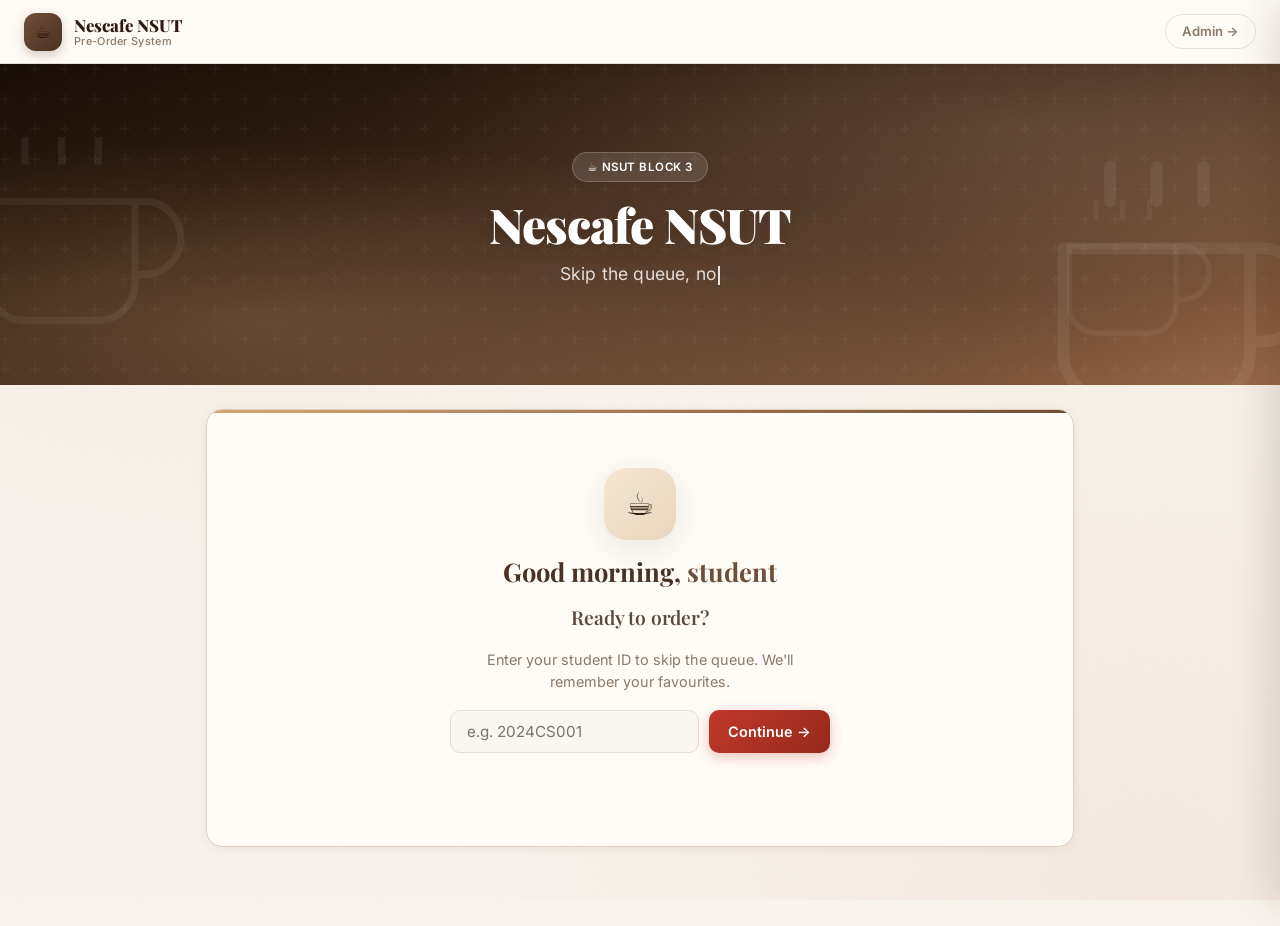
<file: static/index.html>
<!DOCTYPE html>
<html lang="en">
<head>
  <meta charset="UTF-8"/>
  <meta name="viewport" content="width=device-width, initial-scale=1.0"/>
  <title>NSUT Nescafe — Pre-Order</title>
  <link rel="stylesheet" href="/static/style.css"/>
</head>
<body>

<!-- ── Header ── -->
<header class="header">
  <div class="header-brand">
    <div class="logo">☕</div>
    <div class="brand-text">
      <div class="brand-name">Nescafe NSUT</div>
      <div class="brand-sub">Pre-Order System</div>
    </div>
  </div>
  <a href="/admin" class="nav-link">Admin →</a>
</header>

<!-- ── Hero ── -->
<section class="hero" id="heroSection">
  <div class="hero-deco hero-deco-left"></div>
  <div class="hero-deco hero-deco-right"></div>
  <div class="hero-content">
    <div class="hero-badge">☕ NSUT Block 3</div>
    <h1 class="hero-title">Nescafe NSUT</h1>
    <p class="hero-tagline"><span id="typewriterText"></span><span class="type-caret"></span></p>
  </div>
</section>

<!-- ════════════════════════════════════════════════════
     SCREEN 1 — Student ID gate
════════════════════════════════════════════════════ -->
<div id="screen-gate" class="page">
  <div class="card gate-card">
    <div class="id-gate">
      <div class="gate-icon">☕</div>
      <div class="gate-greeting" id="timeGreeting">Good morning</div>
      <h2>Ready to order?</h2>
      <p>Enter your student ID to skip the queue. We'll remember your favourites.</p>
      <div class="id-input-row">
        <input id="gateInput" type="text" placeholder="e.g. 2024CS001" maxlength="20" onkeydown="if(event.key==='Enter')startSession()"/>
        <button class="btn btn-primary" onclick="startSession()">Continue →</button>
      </div>
      <p class="error-msg" id="gateError"></p>
    </div>
  </div>
</div>

<!-- ════════════════════════════════════════════════════
     SCREEN 2 — Menu + Cart + Slot
════════════════════════════════════════════════════ -->
<div id="screen-order" class="page hidden">

  <div class="greeting-bar animate-in">
    <div>
      <div class="greeting-label">Ordering as</div>
      <div class="greeting-name" id="greetingName">—</div>
    </div>
    <button class="btn btn-ghost btn-sm" onclick="switchUser()">Change ID</button>
  </div>

  <div id="reorderSection" class="section hidden animate-in animate-in-delay-1">
    <div class="section-header">
      <div class="section-title">Order Again</div>
    </div>
    <div class="reorder-list" id="reorderList"></div>
  </div>

  <div class="section animate-in animate-in-delay-2">
    <div class="section-header">
      <div class="section-title">Menu</div>
    </div>
    <div class="tabs" id="categoryTabs"></div>
    <div class="menu-grid" id="menuGrid" style="margin-top:0.9rem"></div>
  </div>

  <div id="checkoutSection" class="section hidden">
    <div class="card animate-in">
      <div class="card-title">Your Cart</div>
      <div id="cartReview"></div>
      <div class="cart-total-row">
        <span class="cart-total-amount" id="cartTotal">₹0</span>
        <button class="btn btn-ghost btn-sm" onclick="clearCart()">Clear cart</button>
      </div>
    </div>

    <div class="card animate-in animate-in-delay-1">
      <div class="card-title">Your Name</div>
      <input id="studentName" type="text" placeholder="Full name (for pickup announcement)"/>
    </div>

    <div class="card animate-in animate-in-delay-2">
      <div class="card-title">Pick a Slot</div>
      <div class="slot-grid" id="slotPicker"></div>
    </div>

    <button class="btn btn-primary btn-full animate-in animate-in-delay-3" style="font-size:1rem;padding:0.95rem" onclick="placeOrder()">
      Place Order →
    </button>
    <p class="error-msg hidden" id="orderError"></p>
  </div>

</div>

<!-- ════════════════════════════════════════════════════
     SCREEN 3 — Confirmation + Live Tracker
════════════════════════════════════════════════════ -->
<div id="screen-confirm" class="page hidden">
  <div class="card animate-in">
    <div class="confirm-screen">
      <div class="checkmark-wrap">
        <div class="checkmark-circle">
          <div class="checkmark-icon"></div>
        </div>
      </div>
      <h2 id="confirmTitle">Order Confirmed!</h2>
      <p id="confirmSubtitle" style="color:var(--muted);font-size:0.9rem">Your order has been received. Watch it come to life below.</p>

      <div class="confirm-details" id="confirmDetails"></div>

      <div style="width:100%;max-width:400px;margin-top:1rem">
        <div class="card-title" style="text-align:left">Live Status</div>
        <div class="tracker" id="orderTracker">
          <div class="tracker-step" id="ts-pending">
            <div class="tracker-dot">
              <svg viewBox="0 0 24 24"><circle cx="12" cy="12" r="10"/><polyline points="12 6 12 12 16 14"/></svg>
            </div>
            <div class="tracker-label">Pending</div>
          </div>
          <div class="tracker-line" id="tl-1"></div>
          <div class="tracker-step" id="ts-preparing">
            <div class="tracker-dot">
              <svg viewBox="0 0 24 24"><path d="M6 2L3 6v14a2 2 0 0 0 2 2h14a2 2 0 0 0 2-2V6l-3-4z"/><line x1="3" y1="6" x2="21" y2="6"/></svg>
            </div>
            <div class="tracker-label">Being Prepared</div>
          </div>
          <div class="tracker-line" id="tl-2"></div>
          <div class="tracker-step" id="ts-ready">
            <div class="tracker-dot">
              <svg viewBox="0 0 24 24"><path d="M18 8A6 6 0 0 0 6 8c0 7-3 9-3 9h18s-3-2-3-9"/><path d="M13.73 21a2 2 0 0 1-3.46 0"/></svg>
            </div>
            <div class="tracker-label">Ready for Pickup</div>
          </div>
        </div>
      </div>

      <button class="btn btn-outline mt-2" onclick="newOrder()">Order Again</button>
    </div>
  </div>
</div>

<!-- ── Cart trigger + panel ── -->
<div class="cart-trigger hidden" id="cartTrigger" onclick="openCartPanel()">
  <span class="cart-trigger-icon">🛒</span>
  <span class="cart-trigger-badge" id="cartTriggerBadge">0</span>
  <span class="cart-trigger-total" id="cartTriggerTotal">₹0</span>
</div>

<div class="cart-panel-backdrop" id="cartBackdrop" onclick="closeCartPanel()"></div>
<aside class="cart-panel" id="cartPanel">
  <div class="cart-panel-header">
    <div>
      <div class="cart-panel-title">Your Cart</div>
      <div class="cart-panel-count" id="cartPanelCount">0 items</div>
    </div>
    <button class="btn btn-ghost btn-sm" onclick="closeCartPanel()">✕</button>
  </div>
  <div class="cart-panel-body" id="cartPanelBody"></div>
  <div class="cart-panel-footer">
    <div class="cart-panel-total-row">
      <span class="cart-panel-total-label">Total</span>
      <span class="cart-panel-total" id="cartPanelTotal">₹0</span>
    </div>
    <button class="btn btn-primary btn-full" onclick="closeCartPanel();scrollToCheckout()">Checkout →</button>
  </div>
</aside>

<canvas id="confettiCanvas"></canvas>

<script>
// ═══════════════════════════════════════════
// State
// ═══════════════════════════════════════════
let studentId   = "";
let studentName = "";
let menu        = [];
let cart        = {};
let selectedSlotId = null;
let recommendedSlotId = null;
let trackerInterval = null;
let currentOrderId  = null;

const CATEGORIES = ["Maggi","Pasta","Sandwiches","Hot Drinks","Ice Teas","Bakery"];
const TAGLINE = "Skip the queue, not the coffee";

// ═══════════════════════════════════════════
// Init — typewriter + time greeting
// ═══════════════════════════════════════════
document.addEventListener("DOMContentLoaded", () => {
  setTimeGreeting();
  typewriter(TAGLINE, document.getElementById("typewriterText"), 55);
});

function setTimeGreeting() {
  const h = new Date().getHours();
  let greet = "Good evening";
  if (h < 12) greet = "Good morning";
  else if (h < 17) greet = "Good afternoon";
  document.getElementById("timeGreeting").innerHTML = `${greet}, <span>student</span>`;
}

function typewriter(text, el, speed) {
  let i = 0;
  el.textContent = "";
  function tick() {
    if (i <= text.length) {
      el.textContent = text.slice(0, i);
      i++;
      setTimeout(tick, speed);
    }
  }
  setTimeout(tick, 600);
}

// ═══════════════════════════════════════════
// Page transitions
// ═══════════════════════════════════════════
function transitionTo(hideId, showId, cb) {
  const from = document.getElementById(hideId);
  const to   = document.getElementById(showId);
  if (from && !from.classList.contains("hidden")) {
    from.classList.add("page-exit");
    setTimeout(() => {
      from.classList.add("hidden");
      from.classList.remove("page-exit");
      to.classList.remove("hidden");
      to.style.animation = "none";
      to.offsetHeight;
      to.style.animation = "";
      if (cb) cb();
    }, 250);
  } else {
    if (from) from.classList.add("hidden");
    to.classList.remove("hidden");
    if (cb) cb();
  }
}

// ═══════════════════════════════════════════
// Gate
// ═══════════════════════════════════════════
async function startSession() {
  const val = document.getElementById("gateInput").value.trim();
  if (!val || !/^[a-zA-Z0-9]+$/.test(val)) {
    document.getElementById("gateError").textContent = "Student ID must be alphanumeric.";
    return;
  }
  studentId = val;

  // Check for an order that's still in progress (not yet collected)
  let active = null;
  try {
    const hist = (await (await fetch(`/student/${studentId}/history`)).json()).history || [];
    active = hist.find(o => o.order_id && o.status && o.status !== "Collected");
  } catch (_) {}

  transitionTo("screen-gate", active ? "screen-confirm" : "screen-order", () => {
    document.getElementById("greetingName").textContent = studentId;
    document.getElementById("heroSection").classList.add("hero-compact");
    // Prepare the order screen in the background (for "Order Again" / placing a new one)
    loadMenu();
    loadHistory();
    loadSlotPicker();

    if (active) {
      studentName = active.student_name;
      closeCartPanel();
      fillConfirm(active, { confetti: false, isNew: false });
    }
  });
}

function switchUser() {
  studentId = ""; cart = {}; selectedSlotId = null;
  closeCartPanel();
  transitionTo("screen-order", "screen-gate", () => {
    document.getElementById("gateInput").value = "";
    document.getElementById("heroSection").classList.remove("hero-compact");
    refreshCartUI();
    typewriter(TAGLINE, document.getElementById("typewriterText"), 45);
  });
  hide("screen-confirm");
}

// ═══════════════════════════════════════════
// Menu
// ═══════════════════════════════════════════
function catClass(cat) {
  return {
    Maggi: "cat-maggi", Pasta: "cat-pasta", Sandwiches: "cat-sandwiches",
    "Hot Drinks": "cat-hot-drinks", "Ice Teas": "cat-ice-teas", Bakery: "cat-bakery"
  }[cat] || "";
}

async function loadMenu() {
  const res  = await fetch("/menu");
  const data = await res.json();
  menu = data.menu.filter(i => i.available);
  renderCategoryTabs();
  renderMenuCategory(CATEGORIES[0]);
}

function renderCategoryTabs() {
  const tabs = document.getElementById("categoryTabs");
  tabs.innerHTML = CATEGORIES.map((cat, i) =>
    `<div class="tab ${i===0?'active':''}" onclick="selectTab(this,'${cat}')">${catIcon(cat)} ${cat}</div>`
  ).join("");
}

function selectTab(el, cat) {
  document.querySelectorAll(".tab").forEach(t => t.classList.remove("active"));
  el.classList.add("active");
  renderMenuCategory(cat);
}

// Short editorial-style descriptions for an authentic menu feel
const DESCRIPTIONS = {
  "Maggi Classic": "The original 2-minute comfort, simmered just right",
  "Cheese Maggi": "Classic Maggi folded through molten cheese",
  "Oregano Maggi": "Herb-dusted with a Mediterranean lift",
  "Masala Maggi": "Spiced up with our house masala blend",
  "Double Masala Maggi": "For those who like it bold and fiery",
  "Arrabiata Pasta": "Penne in a fiery tomato-garlic sauce",
  "White Sauce Pasta": "Creamy béchamel with a hint of pepper",
  "Pesto Pasta": "Fresh basil pesto, nutty and bright",
  "Mac and Cheese": "Three-cheese baked indulgence",
  "Veg Grilled Sandwich": "Garden vegetables, toasted golden",
  "Cheese Sandwich": "Gooey, griddled and gloriously simple",
  "Paneer Sandwich": "Spiced cottage cheese, grilled to order",
  "Club Sandwich": "Triple-decker, stacked tall",
  "Nescafe Classic": "The campus staple, hot and strong",
  "Cappuccino": "Espresso crowned with velvet foam",
  "Latte": "Smooth espresso, steamed milk, calm mornings",
  "Cold Coffee": "Iced, blended, lightly sweet",
  "Masala Chai": "Brewed with ginger, cardamom and time",
  "Ginger Chai": "Sharp, warming, monsoon-ready",
  "Green Tea": "Light, clean and quietly energising",
  "Lemon Ice Tea": "Citrus-bright and thirst-quenching",
  "Peach Ice Tea": "Soft summer peach over ice",
  "Mango Ice Tea": "Alphonso sweetness, chilled",
  "Passion Fruit Ice Tea": "Tangy, tropical, refreshing",
  "Chocolate Brownie": "Dense, fudgy, deeply chocolatey",
  "Cookies": "Crisp edges, chewy centre",
  "Croissant": "Buttery, flaky, French-style",
  "Vada Pav": "Mumbai's favourite in every bite",
  "Samosa": "Golden, spiced potato parcel",
  "Pastry": "A little slice of celebration",
  "Muffin": "Soft-baked and freshly risen",
  "Cake Slice": "Generous, moist and frosted",
};

function qtyControlHTML(itemId, qty) {
  return `
    ${qty > 0
      ? `<button class="qty-btn" onclick="changeQty('${itemId}',-1,event)">−</button>
         <span class="qty-count">${qty}</span>`
      : ''}
    <button class="qty-btn ${qty > 0 ? '' : 'qty-btn-add'}" onclick="changeQty('${itemId}',1,event)">+</button>`;
}

function renderMenuCategory(cat) {
  const items = menu.filter(i => i.category === cat);
  const grid  = document.getElementById("menuGrid");
  if (!items.length) { grid.innerHTML = `<p style="color:var(--muted);font-size:0.9rem">No items available right now.</p>`; return; }

  const rows = items.map((item, idx) => {
    const qty = cart[item.item_id]?.qty || 0;
    return `
    <div class="menu-item ${qty > 0 ? 'in-cart' : ''}" id="mi-${item.item_id}" style="animation-delay:${idx * 0.035}s">
      <div class="mi-head">
        <span class="menu-item-name">${item.name}</span>
        <span class="mi-leader"></span>
        <span class="menu-item-price">₹${item.price}</span>
      </div>
      <div class="mi-sub">
        <span class="mi-desc">${DESCRIPTIONS[item.name] || item.category}</span>
        <div class="qty-control">${qtyControlHTML(item.item_id, qty)}</div>
      </div>
    </div>`;
  }).join("");

  grid.innerHTML = `
    <div class="menu-cat-heading">${cat} <span class="menu-cat-count">${items.length} items</span></div>
    ${rows}`;
}

function changeQty(itemId, delta, evt) {
  const item = menu.find(i => i.item_id === itemId);
  if (!item) return;
  const current = cart[itemId]?.qty || 0;
  const next = current + delta;

  if (delta > 0 && evt) flyToCart(evt, item.category);

  if (next <= 0) delete cart[itemId];
  else cart[itemId] = { item, qty: next };

  refreshCartUI();

  const mi = document.getElementById(`mi-${itemId}`);
  if (mi) {
    const qty = cart[itemId]?.qty || 0;
    mi.classList.toggle("in-cart", qty > 0);
    mi.querySelector(".qty-control").innerHTML = qtyControlHTML(itemId, qty);
  }
}

function flyToCart(evt, category) {
  const btn = evt?.target?.closest(".qty-btn") || evt?.target;
  const card = btn?.closest(".menu-item");
  if (!card) return;

  const rect = card.getBoundingClientRect();
  const trigger = document.getElementById("cartTrigger");
  const tr = trigger.getBoundingClientRect();

  const fly = document.createElement("div");
  fly.className = "fly-item";
  fly.textContent = catIcon(category);
  fly.style.left = (rect.left + rect.width / 2 - 12) + "px";
  fly.style.top  = (rect.top + 40) + "px";

  const dx = tr.left - rect.left + 20;
  const dy = tr.top - rect.top;
  fly.style.setProperty("--fly-x", dx + "px");
  fly.style.setProperty("--fly-y", dy + "px");

  document.body.appendChild(fly);
  setTimeout(() => fly.remove(), 700);
}

// ═══════════════════════════════════════════
// Cart UI
// ═══════════════════════════════════════════
function refreshCartUI() {
  const keys = Object.keys(cart);
  const total = keys.reduce((s, k) => s + cart[k].item.price * cart[k].qty, 0);
  const totalQty = keys.reduce((s, k) => s + cart[k].qty, 0);

  if (keys.length > 0) {
    show("checkoutSection");
    document.getElementById("cartReview").innerHTML = keys.map((k, i) => `
      <div class="cart-line" style="animation-delay:${i * 0.05}s">
        <span>${cart[k].item.name} × ${cart[k].qty}</span>
        <span style="font-weight:700">₹${cart[k].item.price * cart[k].qty}</span>
      </div>`).join("");
    document.getElementById("cartTotal").textContent = `₹${total}`;
  } else {
    hide("checkoutSection");
  }

  const trigger = document.getElementById("cartTrigger");
  if (keys.length > 0) {
    trigger.classList.remove("hidden");
    document.getElementById("cartTriggerBadge").textContent = totalQty;
    document.getElementById("cartTriggerTotal").textContent = `₹${total}`;
    document.getElementById("cartPanelCount").textContent = `${totalQty} item${totalQty > 1 ? "s" : ""}`;
    document.getElementById("cartPanelTotal").textContent = `₹${total}`;
    renderCartPanel();
  } else {
    trigger.classList.add("hidden");
    closeCartPanel();
    document.getElementById("cartPanelBody").innerHTML = "";
  }
}

function renderCartPanel() {
  const keys = Object.keys(cart);
  document.getElementById("cartPanelBody").innerHTML = keys.map((k, i) => `
    <div class="cart-panel-item" style="animation-delay:${i * 0.06}s">
      <div class="cpi-info">
        <div class="cpi-name">${cart[k].item.name}</div>
        <div class="cpi-price">₹${cart[k].item.price} each</div>
      </div>
      <div class="cpi-qty">
        <button class="qty-btn" onclick="changeQty('${k}',-1,event)">−</button>
        <span class="qty-count">${cart[k].qty}</span>
        <button class="qty-btn" onclick="changeQty('${k}',1,event)">+</button>
      </div>
    </div>`).join("");
}

function openCartPanel() {
  document.getElementById("cartPanel").classList.add("open");
  document.getElementById("cartBackdrop").classList.add("open");
  renderCartPanel();
}

function closeCartPanel() {
  document.getElementById("cartPanel").classList.remove("open");
  document.getElementById("cartBackdrop").classList.remove("open");
}

function clearCart() {
  cart = {};
  refreshCartUI();
  const activeTab = document.querySelector(".tab.active");
  if (activeTab) renderMenuCategory(activeTab.textContent.replace(/^.\s/, "").trim());
}

function scrollToCheckout() {
  document.getElementById("checkoutSection")?.scrollIntoView({ behavior: "smooth" });
}

// ═══════════════════════════════════════════
// Order history
// ═══════════════════════════════════════════
async function loadHistory() {
  const res  = await fetch(`/student/${studentId}/history`);
  const data = await res.json();
  if (!data.history.length) return;
  show("reorderSection");
  document.getElementById("reorderList").innerHTML = data.history.map(o => `
    <div class="reorder-card" onclick="reorder(${JSON.stringify(o.items).replace(/"/g,"'")})">
      <div class="rc-items">${o.items.join(", ")}</div>
      <div class="rc-meta">${o.assigned_slot} · ₹${o.quantity * 45}</div>
      <div class="rc-tag">↩ Order again</div>
    </div>`).join("");
}

function reorder(items) {
  items.forEach(name => {
    const found = menu.find(i => i.name === name);
    if (found) cart[found.item_id] = { item: found, qty: 1 };
  });
  refreshCartUI();
  const firstTab = document.querySelector(".tab");
  if (firstTab) firstTab.click();
  scrollToCheckout();
}

// ═══════════════════════════════════════════
// Slot picker
// ═══════════════════════════════════════════
function slotStatusClass(pct) {
  if (pct >= 80) return "slot-status-red";
  if (pct >= 50) return "slot-status-yellow";
  return "slot-status-green";
}

function slotStatusLabel(pct) {
  if (pct >= 80) return "Almost full";
  if (pct >= 50) return "Filling up";
  return "Plenty of room";
}

async function loadSlotPicker() {
  const res  = await fetch("/slots/waittime");
  const data = await res.json();
  const available = data.slots.filter(s => !s.closed && s.booked < s.capacity);

  recommendedSlotId = available.length
    ? available.reduce((best, s) =>
        s.estimated_wait_mins < best.estimated_wait_mins ? s : best
      ).slot_id
    : null;

  if (!selectedSlotId && recommendedSlotId) selectedSlotId = recommendedSlotId;

  const picker = document.getElementById("slotPicker");
  picker.innerHTML = data.slots.map(s => {
    const pct  = Math.round((s.booked / s.capacity) * 100);
    const full  = s.booked >= s.capacity;
    const statusCls = slotStatusClass(pct);
    const isRec = s.slot_id === recommendedSlotId && !s.closed && !full;
    const cls   = [
      statusCls,
      s.closed ? "slot-closed" : full ? "slot-full" : "",
      selectedSlotId === s.slot_id ? "selected" : "",
      isRec ? "slot-recommended" : ""
    ].filter(Boolean).join(" ");
    const label = s.closed ? "Closed" : full ? "Full" : `${s.capacity - s.booked} spots left`;
    return `
    <div class="slot-option ${cls}" id="slot-opt-${s.slot_id}"
         onclick="selectSlot(${s.slot_id},${s.closed||full})">
      <div class="slot-time">${s.time}</div>
      ${!s.closed && !full ? `<div class="slot-status-dot">${slotStatusLabel(pct)}</div>` : ""}
      <div class="slot-avail">${label}</div>
      ${!s.closed && !full ? `<div class="slot-wait">~${s.estimated_wait_mins} min wait</div>` : ""}
      <div class="slot-fill-bar"><div class="slot-fill-bar-inner" style="width:${pct}%"></div></div>
    </div>`;
  }).join("");
}

function selectSlot(id, unavailable) {
  if (unavailable) return;
  selectedSlotId = id;
  document.querySelectorAll(".slot-option").forEach(el => el.classList.remove("selected"));
  document.getElementById(`slot-opt-${id}`)?.classList.add("selected");
}

// ═══════════════════════════════════════════
// Place order
// ═══════════════════════════════════════════
async function placeOrder() {
  const name = document.getElementById("studentName").value.trim();
  const errEl = document.getElementById("orderError");
  errEl.classList.add("hidden");

  if (!name)           return showErr(errEl, "Please enter your name.");
  if (!Object.keys(cart).length) return showErr(errEl, "Your cart is empty.");
  if (!selectedSlotId) return showErr(errEl, "Please select a pickup slot.");

  const items = Object.values(cart).flatMap(c => Array(c.qty).fill(c.item.name));
  const totalQty = Object.values(cart).reduce((s,c) => s + c.qty, 0);

  const payload = {
    student_name: name,
    student_id:   studentId,
    items,
    quantity:     totalQty,
    slot_id:      selectedSlotId,
  };

  const res  = await fetch("/order", {
    method: "POST",
    headers: { "Content-Type": "application/json" },
    body: JSON.stringify(payload),
  });
  const data = await res.json();

  if (!res.ok) {
    const msg = Array.isArray(data.detail)
      ? data.detail.map(d => d.msg).join(". ")
      : data.detail;
    return showErr(errEl, msg);
  }

  currentOrderId = data.order_id;
  studentName    = name;
  showConfirmation(data);
}

// ═══════════════════════════════════════════
// Confirmation + confetti + tracker
// ═══════════════════════════════════════════
// New order just placed → animate in + confetti
function showConfirmation(data) {
  closeCartPanel();
  transitionTo("screen-order", "screen-confirm", () => fillConfirm(data, { confetti: true, isNew: true }));
}

// Shared: fill the confirm/tracker screen for either a new or a resumed order
function fillConfirm(data, { confetti = false, isNew = false } = {}) {
  currentOrderId = data.order_id;
  document.getElementById("heroSection").classList.add("hero-compact");
  document.getElementById("cartTrigger").classList.add("hidden");

  document.getElementById("confirmTitle").textContent =
    isNew ? "Order Confirmed!" : "Welcome back — your order is on the way";
  document.getElementById("confirmSubtitle").textContent =
    isNew ? "Your order has been received. Watch it come to life below."
          : "Here's the live status of the order you placed earlier.";

  document.getElementById("confirmDetails").innerHTML = `
    <div class="confirm-row"><span class="label">Name</span><span class="value">${data.student_name}</span></div>
    <div class="confirm-row"><span class="label">Items</span><span class="value">${[...new Set(data.items)].join(", ")}</span></div>
    <div class="confirm-row"><span class="label">Pickup Slot</span><span class="value">${data.assigned_slot}</span></div>
    <div class="confirm-row"><span class="label">Queue Position</span><span class="value">#${data.queue_position}</span></div>
    <div class="confirm-row"><span class="label">Est. Ready In</span><span class="value">~${data.estimated_mins} min</span></div>
  `;

  if (confetti) launchConfetti();
  updateTracker(data.status || "Pending");
  if (trackerInterval) clearInterval(trackerInterval);
  trackerInterval = setInterval(pollOrderStatus, 8000);
}

function launchConfetti() {
  const canvas = document.getElementById("confettiCanvas");
  const ctx = canvas.getContext("2d");
  canvas.width = window.innerWidth;
  canvas.height = window.innerHeight;

  const colors = ["#c0392b","#6f4e37","#2d8a56","#c9920a","#d4a574","#4a3224"];
  const pieces = Array.from({ length: 120 }, () => ({
    x: Math.random() * canvas.width,
    y: Math.random() * canvas.height * -0.5,
    w: 6 + Math.random() * 6,
    h: 4 + Math.random() * 4,
    color: colors[Math.floor(Math.random() * colors.length)],
    vx: (Math.random() - 0.5) * 4,
    vy: 2 + Math.random() * 4,
    rot: Math.random() * 360,
    vr: (Math.random() - 0.5) * 8,
  }));

  let frame = 0;
  function draw() {
    ctx.clearRect(0, 0, canvas.width, canvas.height);
    pieces.forEach(p => {
      p.x += p.vx; p.y += p.vy; p.vy += 0.08; p.rot += p.vr;
      ctx.save();
      ctx.translate(p.x, p.y);
      ctx.rotate(p.rot * Math.PI / 180);
      ctx.fillStyle = p.color;
      ctx.fillRect(-p.w / 2, -p.h / 2, p.w, p.h);
      ctx.restore();
    });
    frame++;
    if (frame < 100) requestAnimationFrame(draw);
    else ctx.clearRect(0, 0, canvas.width, canvas.height);
  }
  draw();
}

async function pollOrderStatus() {
  if (!currentOrderId) return;
  const res  = await fetch(`/orders`);
  const data = await res.json();
  const order = data.orders.find(o => o.order_id === currentOrderId);
  if (order) updateTracker(order.status);
  if (order?.status === "Collected") clearInterval(trackerInterval);
}

const STATUS_ORDER = ["Pending", "Being Prepared", "Ready for Pickup", "Collected"];

function updateTracker(status) {
  const idx = STATUS_ORDER.indexOf(status);
  const steps = [
    { id: "ts-pending",    threshold: 0 },
    { id: "ts-preparing",  threshold: 1 },
    { id: "ts-ready",      threshold: 2 },
  ];
  const lines = [{ id: "tl-1", threshold: 1 }, { id: "tl-2", threshold: 2 }];

  steps.forEach(s => {
    const el = document.getElementById(s.id);
    if (!el) return;
    el.classList.remove("done","active");
    if (idx > s.threshold)      el.classList.add("done");
    else if (idx === s.threshold) el.classList.add("active");
  });
  lines.forEach(l => {
    document.getElementById(l.id)?.classList.toggle("done", idx >= l.threshold);
  });
}

function newOrder() {
  cart = {}; selectedSlotId = null; currentOrderId = null;
  if (trackerInterval) clearInterval(trackerInterval);
  transitionTo("screen-confirm", "screen-order", () => {
    loadSlotPicker();
    refreshCartUI();
  });
}

// ═══════════════════════════════════════════
// Helpers
// ═══════════════════════════════════════════
function show(id) { document.getElementById(id)?.classList.remove("hidden"); }
function hide(id) { document.getElementById(id)?.classList.add("hidden");    }
function showErr(el, msg) { el.textContent = msg; el.classList.remove("hidden"); }

function catIcon(cat) {
  return { Maggi:"🍜", Pasta:"🍝", Sandwiches:"🥪", "Hot Drinks":"☕", "Ice Teas":"🧊", Bakery:"🥐" }[cat] || "🍴";
}

setInterval(() => {
  if (!document.getElementById("screen-order").classList.contains("hidden")) loadSlotPicker();
}, 15000);
</script>

</body>
</html>
</file>
<file: static/style.css>
/* ═══════════════════════════════════════════════════════════
   NSUT Nescafe Smart Canteen — Shared Styles
   Warm coffee palette · Inter typography · smooth motion
═══════════════════════════════════════════════════════════ */

@import url('https://fonts.googleapis.com/css2?family=Inter:wght@400;500;600;700;800&family=Playfair+Display:ital,wght@0,600;0,700;0,800;0,900;1,600&display=swap');

:root {
  --bg:           #f7f2eb;
  --bg-warm:      #ede4d8;
  --surface:      #fffcf8;
  --surface-2:    #faf6f0;
  --border:       #e8dfd4;
  --border-warm:  #ddd0c0;
  --text:         #2c1810;
  --text-soft:    #5c4a3d;
  --muted:        #8a7968;
  --accent:       #c0392b;
  --accent-dk:    #96281b;
  --accent-lt:    #fdf0ee;
  --coffee:       #6f4e37;
  --coffee-dk:    #4a3224;
  --coffee-lt:    #d4a574;
  --cream:        #f5e6d3;
  --cream-dark:   #e8d5bc;
  --green:        #2d8a56;
  --green-lt:     #e6f5ec;
  --yellow:       #c9920a;
  --yellow-lt:    #fef6e0;
  --red:          #c0392b;
  --red-lt:       #fdecea;
  --amber:        #b45309;
  --amber-lt:     #fef3c7;
  --blue:         #2563eb;
  --blue-lt:      #eff6ff;
  --radius:       16px;
  --radius-sm:    10px;
  --radius-lg:    24px;
  --shadow:       0 2px 12px rgba(44, 24, 16, 0.06);
  --shadow-md:    0 8px 32px rgba(44, 24, 16, 0.10);
  --shadow-lg:    0 16px 48px rgba(44, 24, 16, 0.14);
  --transition:   0.25s cubic-bezier(0.4, 0, 0.2, 1);
  --transition-slow: 0.45s cubic-bezier(0.4, 0, 0.2, 1);
}

*, *::before, *::after { box-sizing: border-box; margin: 0; padding: 0; }

html { scroll-behavior: smooth; }

body {
  font-family: 'Inter', system-ui, -apple-system, sans-serif;
  background-color: var(--bg);
  color: var(--text);
  line-height: 1.6;
  min-height: 100vh;
  -webkit-font-smoothing: antialiased;
}

/* Texture/wash on a fixed, GPU-composited layer so scrolling never repaints it */
body::before {
  content: '';
  position: fixed;
  inset: 0;
  z-index: -1;
  pointer-events: none;
  background-color: var(--bg);
  background-image:
    radial-gradient(circle at 15% 0%, rgba(212, 165, 116, 0.10) 0%, transparent 40%),
    radial-gradient(circle at 90% 100%, rgba(192, 57, 43, 0.05) 0%, transparent 45%),
    url("data:image/svg+xml,%3Csvg xmlns='http://www.w3.org/2000/svg' width='120' height='120'%3E%3Cfilter id='n'%3E%3CfeTurbulence type='fractalNoise' baseFrequency='0.85' numOctaves='3' stitchTiles='stitch'/%3E%3C/filter%3E%3Crect width='120' height='120' filter='url(%23n)' opacity='0.025'/%3E%3C/svg%3E");
}

/* ── Page load animation ── */
@keyframes fadeUp {
  from { opacity: 0; transform: translateY(18px); }
  to   { opacity: 1; transform: translateY(0); }
}

@keyframes fadeIn {
  from { opacity: 0; }
  to   { opacity: 1; }
}

.animate-in {
  animation: fadeUp 0.55s cubic-bezier(0.4, 0, 0.2, 1) both;
}
.animate-in-delay-1 { animation-delay: 0.08s; }
.animate-in-delay-2 { animation-delay: 0.16s; }
.animate-in-delay-3 { animation-delay: 0.24s; }
.animate-in-delay-4 { animation-delay: 0.32s; }

@keyframes gateReveal {
  from { opacity: 0; transform: translateY(32px) scale(0.97); }
  to   { opacity: 1; transform: translateY(0) scale(1); }
}

@keyframes slideInRight {
  from { opacity: 0; transform: translateX(110%); }
  to   { opacity: 1; transform: translateX(0); }
}

@keyframes cartLineIn {
  from { opacity: 0; transform: translateX(12px); max-height: 0; }
  to   { opacity: 1; transform: translateX(0); max-height: 60px; }
}

@keyframes cartLineOut {
  from { opacity: 1; transform: translateX(0); }
  to   { opacity: 0; transform: translateX(12px); }
}

@keyframes flyToCart {
  0%   { opacity: 1; transform: scale(1); }
  100% { opacity: 0; transform: scale(0.3) translate(var(--fly-x, 200px), var(--fly-y, -300px)); }
}

@keyframes pageEnter {
  from { opacity: 0; transform: translateY(16px); }
  to   { opacity: 1; transform: translateY(0); }
}

@keyframes shimmer {
  0%   { background-position: -200% center; }
  100% { background-position: 200% center; }
}

@keyframes recommendedGlow {
  0%, 100% { box-shadow: 0 0 0 0 rgba(45, 138, 86, 0.35), var(--shadow); }
  50%       { box-shadow: 0 0 0 6px rgba(45, 138, 86, 0.12), var(--shadow-md); }
}

@keyframes trackerFill {
  from { width: 0; }
  to   { width: 100%; }
}

/* ── Typography ── */
h1, h2, h3, .section-title, .card-title { font-family: 'Playfair Display', Georgia, serif; letter-spacing: -0.01em; }
h1 { font-size: 1.5rem; font-weight: 800; }
h2 { font-size: 1.15rem; font-weight: 700; }
h3 { font-size: 1rem;   font-weight: 700; }

/* ── Header ── */
.header {
  background: rgba(255, 252, 248, 0.92);
  backdrop-filter: blur(12px);
  -webkit-backdrop-filter: blur(12px);
  border-bottom: 1px solid var(--border);
  padding: 0 1.5rem;
  height: 64px;
  display: flex;
  align-items: center;
  justify-content: space-between;
  position: sticky;
  top: 0;
  z-index: 100;
  box-shadow: 0 1px 12px rgba(44, 24, 16, 0.05);
  animation: fadeIn 0.4s ease both;
}

.header-brand { display: flex; align-items: center; gap: 0.75rem; }
.header-brand .logo {
  width: 38px; height: 38px;
  background: linear-gradient(135deg, var(--coffee) 0%, var(--coffee-dk) 100%);
  border-radius: 12px;
  display: flex; align-items: center; justify-content: center;
  font-size: 1.15rem;
  box-shadow: 0 4px 12px rgba(74, 50, 36, 0.25);
}
.header-brand .brand-text { line-height: 1.15; }
.header-brand .brand-name  { font-family: 'Playfair Display', serif; font-size: 1.05rem; font-weight: 800; color: var(--text); }
.header-brand .brand-sub   { font-size: 0.68rem; color: var(--muted); font-weight: 500; letter-spacing: 0.3px; }

.nav-link {
  font-size: 0.82rem;
  font-weight: 600;
  color: var(--muted);
  text-decoration: none;
  border: 1.5px solid var(--border);
  padding: 0.4rem 1rem;
  border-radius: 999px;
  transition: all var(--transition);
  background: var(--surface);
}
.nav-link:hover {
  border-color: var(--coffee);
  color: var(--coffee);
  box-shadow: var(--shadow);
  transform: translateY(-1px);
}

/* ── Hero section ── */
.hero {
  position: relative;
  overflow: hidden;
  background: linear-gradient(160deg, #1a0f08 0%, #2a1a0f 25%, #4a3224 55%, #6f4e37 80%, #9a6848 100%);
  color: white;
  padding: 5.5rem 1.5rem 6rem;
  text-align: center;
  transition: padding var(--transition-slow);
}

/* Big translucent coffee cup illustration drifting in the hero */
.hero::after {
  content: '';
  position: absolute;
  right: -40px;
  bottom: -50px;
  width: 280px;
  height: 280px;
  background-image: url("data:image/svg+xml,%3Csvg xmlns='http://www.w3.org/2000/svg' viewBox='0 0 24 24' fill='none' stroke='%23ffffff' stroke-width='1' stroke-linecap='round' stroke-linejoin='round'%3E%3Cpath d='M18 8h1a4 4 0 0 1 0 8h-1'/%3E%3Cpath d='M2 8h16v9a4 4 0 0 1-4 4H6a4 4 0 0 1-4-4V8z'/%3E%3Cline x1='6' y1='1' x2='6' y2='4'/%3E%3Cline x1='10' y1='1' x2='10' y2='4'/%3E%3Cline x1='14' y1='1' x2='14' y2='4'/%3E%3C/svg%3E");
  background-repeat: no-repeat;
  background-size: contain;
  opacity: 0.07;
  pointer-events: none;
  animation: heroFloat 6s ease-in-out infinite;
}

@keyframes heroFloat {
  0%, 100% { transform: translateY(0) rotate(0deg); }
  50%      { transform: translateY(-14px) rotate(-3deg); }
}

/* Typing tagline caret */
.hero-tagline .type-caret {
  display: inline-block;
  width: 2px;
  background: rgba(255,255,255,0.85);
  margin-left: 2px;
  animation: blink 0.9s steps(1) infinite;
  vertical-align: middle;
  height: 1.05em;
}
@keyframes blink { 50% { opacity: 0; } }

.hero::before {
  content: '';
  position: absolute;
  inset: 0;
  background:
    radial-gradient(ellipse at 20% 80%, rgba(212, 165, 116, 0.25) 0%, transparent 50%),
    radial-gradient(ellipse at 80% 20%, rgba(255, 220, 180, 0.12) 0%, transparent 45%),
    url("data:image/svg+xml,%3Csvg width='60' height='60' viewBox='0 0 60 60' xmlns='http://www.w3.org/2000/svg'%3E%3Cg fill='none' fill-rule='evenodd'%3E%3Cg fill='%23ffffff' fill-opacity='0.03'%3E%3Cpath d='M36 34v-4h-2v4h-4v2h4v4h2v-4h4v-2h-4zm0-30V0h-2v4h-4v2h4v4h2V6h4V4h-4zM6 34v-4H4v4H0v2h4v4h2v-4h4v-2H6zM6 4V0H4v4H0v2h4v4h2V6h4V4H6z'/%3E%3C/g%3E%3C/g%3E%3C/svg%3E");
  pointer-events: none;
}

/* Left-side coffee cup deco */
.hero-deco {
  position: absolute;
  pointer-events: none;
  opacity: 0.06;
  background-repeat: no-repeat;
  background-size: contain;
  background-image: url("data:image/svg+xml,%3Csvg xmlns='http://www.w3.org/2000/svg' viewBox='0 0 24 24' fill='none' stroke='%23ffffff' stroke-width='0.8'%3E%3Cpath d='M18 8h1a4 4 0 0 1 0 8h-1'/%3E%3Cpath d='M2 8h16v9a4 4 0 0 1-4 4H6a4 4 0 0 1-4-4V8z'/%3E%3Cline x1='6' y1='1' x2='6' y2='4'/%3E%3Cline x1='10' y1='1' x2='10' y2='4'/%3E%3Cline x1='14' y1='1' x2='14' y2='4'/%3E%3C/svg%3E");
}
.hero-deco-left {
  left: -30px; top: 20%;
  width: 220px; height: 220px;
  animation: heroFloat 7s ease-in-out infinite reverse;
}
.hero-deco-right {
  right: 5%; bottom: 10%;
  width: 160px; height: 160px;
  opacity: 0.05;
  animation: heroFloat 5s ease-in-out infinite;
}

.hero-content {
  position: relative;
  max-width: 520px;
  margin: 0 auto;
  animation: fadeUp 0.6s cubic-bezier(0.4, 0, 0.2, 1) 0.1s both;
}

.hero-badge {
  display: inline-flex;
  align-items: center;
  gap: 0.4rem;
  background: rgba(255, 255, 255, 0.12);
  border: 1px solid rgba(255, 255, 255, 0.2);
  border-radius: 999px;
  padding: 0.3rem 0.9rem;
  font-size: 0.72rem;
  font-weight: 600;
  letter-spacing: 0.5px;
  text-transform: uppercase;
  margin-bottom: 1rem;
  backdrop-filter: blur(4px);
}

.hero-title {
  font-family: 'Playfair Display', serif;
  font-size: clamp(2.1rem, 6vw, 3rem);
  font-weight: 900;
  line-height: 1.1;
  margin-bottom: 0.6rem;
  letter-spacing: -0.02em;
  text-shadow: 0 2px 20px rgba(0, 0, 0, 0.2);
}

.hero-tagline {
  font-size: clamp(0.95rem, 2.5vw, 1.1rem);
  color: rgba(255, 255, 255, 0.82);
  font-weight: 400;
  letter-spacing: 0.2px;
}

.hero-compact {
  padding: 1.4rem 1.5rem 1.6rem;
}

.hero-compact .hero-title { font-size: 1.4rem; }
.hero-compact .hero-tagline { font-size: 0.88rem; }
.hero-compact .hero-badge { display: none; }

/* ── Page layout & transitions ── */
.page {
  max-width: 900px;
  margin: 0 auto;
  padding: 1.5rem 1rem 5rem;
  animation: pageEnter 0.5s cubic-bezier(0.4, 0, 0.2, 1) both;
}
.page.page-exit { animation: none; opacity: 0; transform: translateY(-8px); transition: opacity 0.25s, transform 0.25s; }

/* ── Cards ── */
.card {
  background: var(--surface);
  border: 1px solid var(--border);
  border-radius: var(--radius);
  padding: 1.4rem;
  box-shadow: var(--shadow);
  transition: box-shadow var(--transition), transform var(--transition);
}
.card:hover { box-shadow: var(--shadow-md); }

.card-title {
  font-family: 'Inter', sans-serif;
  font-size: 0.72rem;
  font-weight: 700;
  text-transform: uppercase;
  letter-spacing: 1px;
  color: var(--muted);
  margin-bottom: 1rem;
}

/* ── Student ID gate ── */
.gate-card {
  animation: gateReveal 0.7s cubic-bezier(0.34, 1.2, 0.64, 1) both;
  border: 1px solid var(--border-warm);
  overflow: hidden;
  position: relative;
}
.gate-card::before {
  content: '';
  position: absolute;
  top: 0; left: 0; right: 0;
  height: 3px;
  background: linear-gradient(90deg, var(--coffee-lt), var(--coffee), var(--coffee-lt));
  background-size: 200% auto;
  animation: shimmer 3s linear infinite;
}

.id-gate {
  display: flex;
  flex-direction: column;
  align-items: center;
  gap: 1rem;
  padding: 2.2rem 1.5rem 2.4rem;
  text-align: center;
}

.gate-greeting {
  font-family: 'Playfair Display', serif;
  font-size: 1.6rem;
  font-weight: 700;
  color: var(--coffee-dk);
  line-height: 1.2;
}
.gate-greeting span { color: var(--coffee); }

.id-gate .gate-icon {
  width: 72px; height: 72px;
  background: linear-gradient(135deg, var(--cream) 0%, var(--cream-dark) 100%);
  border-radius: 22px;
  display: flex; align-items: center; justify-content: center;
  font-size: 2rem;
  box-shadow: var(--shadow-md);
  animation: fadeUp 0.6s 0.15s cubic-bezier(0.34, 1.2, 0.64, 1) both;
}

.id-gate h2 { font-family: 'Playfair Display', serif; font-size: 1.2rem; color: var(--text-soft); font-weight: 600; }
.id-gate p  { color: var(--muted); font-size: 0.9rem; max-width: 340px; line-height: 1.55; }

.id-input-row {
  display: flex;
  gap: 0.6rem;
  width: 100%;
  max-width: 380px;
}
.id-input-row input { flex: 1; }

/* ── Greeting bar ── */
.greeting-bar {
  display: flex;
  align-items: center;
  justify-content: space-between;
  margin-bottom: 1.2rem;
  padding: 0.9rem 1.1rem;
  background: var(--surface);
  border: 1px solid var(--border);
  border-radius: var(--radius);
  box-shadow: var(--shadow);
}

.greeting-label { font-size: 0.75rem; color: var(--muted); font-weight: 500; }
.greeting-name  { font-family: 'Inter', sans-serif; font-weight: 800; font-size: 1.05rem; color: var(--coffee-dk); }

/* ── Form elements ── */
input, select, textarea {
  width: 100%;
  padding: 0.7rem 1rem;
  border: 1.5px solid var(--border);
  border-radius: var(--radius-sm);
  font-size: 0.95rem;
  background: var(--surface-2);
  color: var(--text);
  transition: border-color var(--transition), box-shadow var(--transition), background var(--transition);
  font-family: inherit;
}
input:focus, select:focus {
  outline: none;
  border-color: var(--coffee);
  background: var(--surface);
  box-shadow: 0 0 0 3px rgba(111, 78, 55, 0.12);
}

/* ── Buttons ── */
.btn {
  display: inline-flex;
  align-items: center;
  justify-content: center;
  gap: 0.4rem;
  padding: 0.65rem 1.2rem;
  border: none;
  border-radius: var(--radius-sm);
  font-size: 0.9rem;
  font-weight: 600;
  cursor: pointer;
  transition: all var(--transition);
  font-family: inherit;
  white-space: nowrap;
}
.btn:active { transform: scale(0.94) translateY(1px); transition-duration: 0.08s; }

.btn-primary {
  background: linear-gradient(135deg, var(--accent) 0%, var(--accent-dk) 100%);
  color: white;
  box-shadow: 0 4px 14px rgba(192, 57, 43, 0.3);
}
.btn-primary:hover {
  box-shadow: 0 6px 20px rgba(192, 57, 43, 0.4);
  transform: translateY(-1px);
}

.btn-outline {
  background: transparent;
  color: var(--coffee);
  border: 1.5px solid var(--coffee);
}
.btn-outline:hover { background: var(--cream); }

.btn-ghost {
  background: var(--surface-2);
  color: var(--muted);
  border: 1.5px solid var(--border);
}
.btn-ghost:hover { border-color: var(--coffee-lt); color: var(--text); background: var(--cream); }

.btn-sm { padding: 0.38rem 0.8rem; font-size: 0.78rem; border-radius: 8px; }
.btn-full { width: 100%; }

.btn-green   { background: var(--green);   color: white; box-shadow: 0 2px 8px rgba(45, 138, 86, 0.25); }
.btn-green:hover { background: #247a48; transform: translateY(-1px); }
.btn-amber   { background: var(--amber);   color: white; }
.btn-amber:hover { background: #92400e; }
.btn-blue    { background: var(--blue);    color: white; }
.btn-blue:hover  { background: #1d4ed8; }

/* ── Category tabs ── */
.tabs {
  display: flex;
  gap: 0.45rem;
  overflow-x: auto;
  padding-bottom: 0.3rem;
  scrollbar-width: none;
}
.tabs::-webkit-scrollbar { display: none; }

.tab {
  flex-shrink: 0;
  padding: 0.5rem 1.05rem;
  border-radius: 999px;
  font-size: 0.82rem;
  font-weight: 600;
  cursor: pointer;
  border: 1.5px solid var(--border);
  background: var(--surface);
  color: var(--muted);
  transition: all var(--transition);
}
.tab.active {
  background: linear-gradient(135deg, var(--coffee) 0%, var(--coffee-dk) 100%);
  border-color: var(--coffee-dk);
  color: white;
  box-shadow: 0 4px 12px rgba(74, 50, 36, 0.25);
}
.tab:not(.active):hover {
  border-color: var(--coffee-lt);
  color: var(--coffee);
  background: var(--cream);
}

/* ── Menu grid ── */
/* ═══════════════════════════════════════════════════════════
   EDITORIAL MENU — restaurant-menu typography, dotted leaders
═══════════════════════════════════════════════════════════ */
.menu-grid {
  display: flex;
  flex-direction: column;
}

/* Category title printed like a menu section header */
.menu-cat-heading {
  font-family: 'Playfair Display', serif;
  font-size: 1.45rem;
  font-weight: 800;
  font-style: italic;
  color: var(--coffee-dk);
  margin: 0.4rem 0 0.2rem;
  display: flex;
  align-items: center;
  gap: 0.7rem;
}
.menu-cat-heading::after {
  content: '';
  flex: 1;
  height: 1px;
  background: linear-gradient(to right, var(--border-warm), transparent);
}
.menu-cat-count {
  font-family: 'Inter', sans-serif;
  font-size: 0.7rem;
  font-weight: 600;
  font-style: normal;
  letter-spacing: 0.5px;
  text-transform: uppercase;
  color: var(--muted);
}

.menu-item {
  display: flex;
  flex-direction: column;
  padding: 0.85rem 0.2rem 0.85rem;
  border-bottom: 1px solid var(--border);
  transition: padding-left var(--transition), background var(--transition);
  animation: fadeUp 0.4s ease both;
}
.menu-item:last-child { border-bottom: none; }
.menu-item:hover {
  padding-left: 0.7rem;
  background: linear-gradient(to right, var(--surface-2), transparent 70%);
}
.menu-item.in-cart {
  padding-left: 0.7rem;
  border-left: 3px solid var(--accent);
  margin-left: -3px;
}

/* Head line: name ···· price */
.mi-head {
  display: flex;
  align-items: baseline;
  gap: 0.5rem;
  width: 100%;
}
.menu-item-name {
  font-family: 'Playfair Display', serif;
  font-size: 1.08rem;
  font-weight: 700;
  line-height: 1.2;
  color: var(--text);
  white-space: nowrap;
}
.mi-leader {
  flex: 1;
  align-self: flex-end;
  margin-bottom: 0.28rem;
  border-bottom: 2px dotted var(--border-warm);
  min-width: 18px;
}
.menu-item-price {
  font-family: 'Playfair Display', serif;
  font-size: 1.05rem;
  font-weight: 800;
  color: var(--coffee-dk);
  white-space: nowrap;
}

/* Sub line: italic description + add control */
.mi-sub {
  display: flex;
  align-items: center;
  justify-content: space-between;
  gap: 1rem;
  margin-top: 0.25rem;
}
.mi-desc {
  font-size: 0.8rem;
  font-style: italic;
  color: var(--muted);
  line-height: 1.4;
  flex: 1;
}
.menu-item-cat { display: none; }

/* Add control */
.qty-control { display: flex; align-items: center; gap: 0.45rem; flex-shrink: 0; }

.qty-btn {
  width: 30px; height: 30px;
  border-radius: 50%;
  border: 1.5px solid var(--coffee-lt);
  background: var(--surface);
  font-size: 1.1rem;
  line-height: 1;
  cursor: pointer;
  display: flex; align-items: center; justify-content: center;
  transition: all var(--transition);
  font-weight: 700;
  color: var(--coffee);
}
.qty-btn:hover {
  border-color: var(--accent);
  background: var(--accent);
  color: white;
  transform: scale(1.1);
  box-shadow: 0 3px 10px rgba(192,57,43,0.3);
}
.qty-btn-add {
  border-color: var(--accent);
  color: var(--accent);
}
.qty-count {
  font-family: 'Poppins', sans-serif;
  font-size: 0.95rem;
  font-weight: 700;
  min-width: 18px;
  text-align: center;
  color: var(--accent-dk);
}

/* ── Floating cart panel (slides in from right) ── */
.cart-panel {
  position: fixed;
  top: 0; right: 0;
  width: min(360px, 92vw);
  height: 100vh;
  height: 100dvh;
  background: var(--surface);
  border-left: 1px solid var(--border);
  box-shadow: -8px 0 40px rgba(44, 24, 16, 0.15);
  z-index: 300;
  display: flex;
  flex-direction: column;
  transform: translateX(100%);
  transition: transform 0.45s cubic-bezier(0.4, 0, 0.2, 1);
}
.cart-panel.open { transform: translateX(0); }

.cart-panel-backdrop {
  position: fixed;
  inset: 0;
  background: rgba(44, 24, 16, 0.35);
  backdrop-filter: blur(2px);
  z-index: 299;
  opacity: 0;
  pointer-events: none;
  transition: opacity 0.35s ease;
}
.cart-panel-backdrop.open { opacity: 1; pointer-events: auto; }

.cart-panel-header {
  padding: 1.2rem 1.3rem;
  border-bottom: 1px solid var(--border);
  display: flex;
  align-items: center;
  justify-content: space-between;
  background: linear-gradient(to bottom, var(--surface-2), var(--surface));
}
.cart-panel-title {
  font-family: 'Playfair Display', serif;
  font-size: 1.15rem;
  font-weight: 700;
  color: var(--text);
}
.cart-panel-count {
  font-size: 0.75rem;
  color: var(--muted);
  font-weight: 500;
  margin-top: 0.15rem;
}

.cart-panel-body {
  flex: 1;
  overflow-y: auto;
  padding: 0.8rem 1.1rem;
}

.cart-panel-item {
  display: flex;
  align-items: center;
  justify-content: space-between;
  gap: 0.6rem;
  padding: 0.75rem 0.85rem;
  border-radius: var(--radius-sm);
  background: var(--surface-2);
  border: 1px solid var(--border);
  margin-bottom: 0.5rem;
  animation: cartLineIn 0.35s cubic-bezier(0.4, 0, 0.2, 1) both;
}
.cart-panel-item.removing { animation: cartLineOut 0.25s ease forwards; }

.cpi-info { flex: 1; min-width: 0; }
.cpi-name { font-weight: 700; font-size: 0.88rem; white-space: nowrap; overflow: hidden; text-overflow: ellipsis; }
.cpi-price { font-size: 0.78rem; color: var(--muted); margin-top: 0.1rem; }
.cpi-qty { display: flex; align-items: center; gap: 0.3rem; flex-shrink: 0; }

.cart-panel-footer {
  padding: 1.1rem 1.3rem 1.4rem;
  border-top: 1px solid var(--border);
  background: var(--surface-2);
}
.cart-panel-total-row {
  display: flex;
  justify-content: space-between;
  align-items: center;
  margin-bottom: 0.9rem;
}
.cart-panel-total-label { font-size: 0.85rem; color: var(--muted); font-weight: 500; }
.cart-panel-total {
  font-family: 'Playfair Display', serif;
  font-size: 1.45rem;
  font-weight: 800;
  color: var(--coffee-dk);
}

/* Mini cart trigger pill (visible when items in cart) */
.cart-trigger {
  position: fixed;
  top: 50%;
  right: 0;
  transform: translateY(-50%) translateX(calc(100% - 44px));
  background: linear-gradient(135deg, var(--coffee-dk) 0%, #3d2817 100%);
  color: white;
  border: 1px solid rgba(255,255,255,0.1);
  border-right: none;
  border-radius: 14px 0 0 14px;
  padding: 0.85rem 0.7rem 0.85rem 0.9rem;
  cursor: pointer;
  z-index: 250;
  box-shadow: -4px 0 20px rgba(44, 24, 16, 0.2);
  transition: transform 0.4s cubic-bezier(0.4, 0, 0.2, 1), box-shadow var(--transition);
  display: flex;
  flex-direction: column;
  align-items: center;
  gap: 0.25rem;
  min-width: 52px;
}
.cart-trigger:hover { transform: translateY(-50%) translateX(0); box-shadow: -6px 0 28px rgba(44, 24, 16, 0.28); }
.cart-trigger.hidden { opacity: 0; pointer-events: none; transform: translateY(-50%) translateX(110%); }
.cart-trigger-icon { font-size: 1.2rem; line-height: 1; }
.cart-trigger-badge {
  background: var(--accent);
  color: white;
  font-size: 0.68rem;
  font-weight: 800;
  min-width: 20px;
  height: 20px;
  border-radius: 999px;
  display: flex; align-items: center; justify-content: center;
  padding: 0 5px;
}
.cart-trigger-total { font-size: 0.68rem; font-weight: 700; opacity: 0.85; white-space: nowrap; }

/* Fly-to-cart particle */
.fly-item {
  position: fixed;
  z-index: 500;
  pointer-events: none;
  font-size: 1.5rem;
  animation: flyToCart 0.65s cubic-bezier(0.4, 0, 0.2, 1) forwards;
}

/* ── Cart review ── */
.cart-line {
  display: flex;
  justify-content: space-between;
  padding: 0.45rem 0;
  font-size: 0.88rem;
  border-bottom: 1px solid var(--border);
  transition: background var(--transition);
  animation: cartLineIn 0.35s ease both;
}
.cart-line:last-child { border-bottom: none; }
.cart-total-row {
  display: flex;
  justify-content: space-between;
  align-items: center;
  margin-top: 0.8rem;
  padding-top: 0.8rem;
  border-top: 2px solid var(--border-warm);
}
.cart-total-amount {
  font-family: 'Playfair Display', serif;
  font-weight: 800;
  font-size: 1.2rem;
  color: var(--coffee-dk);
}

/* ── Slot picker ── */
.slot-grid {
  display: grid;
  grid-template-columns: repeat(2, 1fr);
  gap: 0.85rem;
}

.slot-option {
  border: 2px solid var(--border);
  border-radius: var(--radius);
  padding: 1.1rem 1rem 1rem;
  cursor: pointer;
  transition: all var(--transition);
  position: relative;
  background: var(--surface);
  box-shadow: var(--shadow);
  overflow: hidden;
}

.slot-option::before {
  content: '';
  position: absolute;
  top: 0; left: 0; right: 0;
  height: 4px;
  border-radius: var(--radius) var(--radius) 0 0;
  transition: background var(--transition);
}

.slot-status-green::before  { background: linear-gradient(90deg, #2d8a56, #3cb371); }
.slot-status-yellow::before { background: linear-gradient(90deg, #c9920a, #e6b422); }
.slot-status-red::before    { background: linear-gradient(90deg, #c0392b, #e74c3c); }
.slot-closed::before, .slot-full::before { background: var(--border); }

.slot-option:hover:not(.slot-full):not(.slot-closed) {
  border-color: var(--coffee-lt);
  box-shadow: var(--shadow-md);
  transform: translateY(-2px);
}

.slot-option.selected {
  border-color: var(--coffee);
  background: linear-gradient(to bottom, var(--cream) 0%, var(--surface) 100%);
  box-shadow: 0 0 0 3px rgba(111, 78, 55, 0.12), var(--shadow-md);
}

.slot-option.slot-full, .slot-option.slot-closed {
  opacity: 0.55;
  cursor: not-allowed;
  filter: grayscale(0.3);
}

.slot-time {
  font-family: 'Playfair Display', serif;
  font-size: 1.2rem;
  font-weight: 800;
  color: var(--text);
}

.slot-status-dot {
  display: inline-flex;
  align-items: center;
  gap: 0.35rem;
  font-size: 0.72rem;
  font-weight: 600;
  margin-top: 0.35rem;
  padding: 0.2rem 0.55rem;
  border-radius: 999px;
}

.slot-status-green .slot-status-dot  { background: var(--green-lt);  color: var(--green); }
.slot-status-yellow .slot-status-dot { background: var(--yellow-lt); color: var(--yellow); }
.slot-status-red .slot-status-dot    { background: var(--red-lt);    color: var(--red); }

.slot-status-dot::before {
  content: '';
  width: 7px; height: 7px;
  border-radius: 50%;
  background: currentColor;
}

.slot-avail { font-size: 0.78rem; color: var(--muted); margin-top: 0.2rem; font-weight: 500; }
.slot-wait  { font-size: 0.75rem; color: var(--coffee); font-weight: 600; margin-top: 0.25rem; }

.slot-fill-bar {
  height: 6px;
  background: var(--border);
  border-radius: 999px;
  overflow: hidden;
  margin-top: 0.75rem;
  position: relative;
}
.slot-fill-bar-inner {
  height: 100%;
  border-radius: 999px;
  transition: width 0.6s cubic-bezier(0.4, 0, 0.2, 1);
  background: linear-gradient(90deg, #2d8a56 0%, #c9920a 55%, #c0392b 100%);
  background-size: 200% 100%;
  min-width: 4px;
}

.slot-recommended {
  animation: recommendedGlow 2.5s ease infinite;
  border-color: var(--green) !important;
}
.slot-recommended::after {
  content: '✦ Recommended';
  position: absolute;
  top: 0.65rem;
  right: 0.65rem;
  font-size: 0.62rem;
  font-weight: 700;
  text-transform: uppercase;
  letter-spacing: 0.4px;
  color: var(--green);
  background: var(--green-lt);
  padding: 0.15rem 0.45rem;
  border-radius: 999px;
}

/* ── Animated CSS checkmark ── */
.checkmark-wrap {
  width: 80px;
  height: 80px;
  margin: 0.5rem auto;
}

.checkmark-circle {
  width: 80px;
  height: 80px;
  border-radius: 50%;
  background: var(--green-lt);
  border: 3px solid var(--green);
  display: flex;
  align-items: center;
  justify-content: center;
  animation: checkPop 0.5s cubic-bezier(0.4, 0, 0.2, 1) both;
}

@keyframes checkPop {
  0%   { transform: scale(0); opacity: 0; }
  60%  { transform: scale(1.12); }
  100% { transform: scale(1); opacity: 1; }
}

.checkmark-icon {
  width: 36px;
  height: 36px;
  position: relative;
}

.checkmark-icon::before,
.checkmark-icon::after {
  content: '';
  position: absolute;
  background: var(--green);
  border-radius: 2px;
}

.checkmark-icon::before {
  width: 3px;
  height: 0;
  left: 8px;
  top: 20px;
  transform: rotate(45deg);
  transform-origin: bottom left;
  animation: checkShort 0.3s ease 0.45s forwards;
}

.checkmark-icon::after {
  width: 3px;
  height: 0;
  left: 14px;
  top: 26px;
  transform: rotate(-45deg);
  transform-origin: bottom left;
  animation: checkLong 0.4s ease 0.55s forwards;
}

@keyframes checkShort {
  to { height: 14px; }
}
@keyframes checkLong {
  to { height: 24px; }
}

/* ── Order confirmation ── */
.confirm-screen {
  display: flex;
  flex-direction: column;
  align-items: center;
  gap: 1rem;
  padding: 1.5rem 1rem 2rem;
  text-align: center;
}

.confirm-screen h2 {
  font-family: 'Playfair Display', serif;
  font-size: 1.65rem;
  color: var(--text);
}

/* Confetti canvas */
#confettiCanvas {
  position: fixed;
  inset: 0;
  pointer-events: none;
  z-index: 999;
}

.confirm-details {
  background: var(--surface-2);
  border-radius: var(--radius);
  padding: 1rem 1.4rem;
  text-align: left;
  width: 100%;
  max-width: 400px;
  border: 1px solid var(--border);
}

.confirm-row {
  display: flex;
  justify-content: space-between;
  padding: 0.45rem 0;
  font-size: 0.9rem;
  gap: 1rem;
}
.confirm-row + .confirm-row { border-top: 1px solid var(--border); }
.confirm-row .label { color: var(--muted); font-weight: 500; flex-shrink: 0; }
.confirm-row .value { font-weight: 700; text-align: right; color: var(--text); }

/* ── Order tracker ── */
.tracker {
  display: flex;
  align-items: center;
  gap: 0;
  padding: 0.75rem 0;
}

.tracker-step {
  display: flex;
  flex-direction: column;
  align-items: center;
  flex: 1;
  gap: 0.45rem;
}

.tracker-dot {
  width: 36px; height: 36px;
  border-radius: 50%;
  background: var(--border);
  display: flex; align-items: center; justify-content: center;
  font-size: 0.85rem;
  transition: all var(--transition-slow);
  z-index: 1;
  position: relative;
}

.tracker-step.done .tracker-dot {
  background: var(--green);
  color: white;
  box-shadow: 0 2px 8px rgba(45, 138, 86, 0.3);
}
.tracker-step.active .tracker-dot {
  background: linear-gradient(135deg, var(--coffee) 0%, var(--coffee-dk) 100%);
  color: white;
  box-shadow: 0 0 0 4px var(--cream), 0 4px 12px rgba(74, 50, 36, 0.3);
  animation: pulse 2s ease infinite;
}

@keyframes pulse {
  0%, 100% { box-shadow: 0 0 0 4px var(--cream), 0 4px 12px rgba(74, 50, 36, 0.3); }
  50%       { box-shadow: 0 0 0 6px rgba(245, 230, 211, 0.6), 0 4px 16px rgba(74, 50, 36, 0.4); }
}

.tracker-label {
  font-size: 0.68rem;
  font-weight: 600;
  color: var(--muted);
  text-align: center;
  line-height: 1.25;
  transition: color var(--transition);
}
.tracker-step.done .tracker-label   { color: var(--green); }
.tracker-step.active .tracker-label { color: var(--coffee); font-weight: 700; }

.tracker-line {
  flex: 1;
  height: 4px;
  background: var(--border);
  margin-bottom: 1.6rem;
  border-radius: 999px;
  overflow: hidden;
  position: relative;
}
.tracker-line::after {
  content: '';
  position: absolute;
  left: 0; top: 0; bottom: 0;
  width: 0;
  background: linear-gradient(90deg, var(--green), #3cb371);
  border-radius: 999px;
  transition: width 0.8s cubic-bezier(0.4, 0, 0.2, 1);
}
.tracker-line.done::after { width: 100%; }

.tracker-step .tracker-dot svg {
  width: 16px; height: 16px;
  stroke: currentColor;
  fill: none;
  stroke-width: 2;
  stroke-linecap: round;
  stroke-linejoin: round;
}
.tracker-step.done .tracker-dot,
.tracker-step.active .tracker-dot { color: white; }

/* ── Badges ── */
.badge {
  display: inline-block;
  padding: 0.22rem 0.6rem;
  border-radius: 999px;
  font-size: 0.7rem;
  font-weight: 700;
  letter-spacing: 0.2px;
}
.badge-pending   { background: var(--amber-lt); color: var(--amber); }
.badge-preparing { background: var(--blue-lt);  color: var(--blue);  }
.badge-ready     { background: var(--green-lt); color: var(--green); }
.badge-collected { background: #ede9e3; color: #6b5c4f; }

/* ── Order-again cards ── */
.reorder-list {
  display: flex;
  gap: 0.75rem;
  overflow-x: auto;
  padding-bottom: 0.4rem;
  scrollbar-width: none;
}
.reorder-list::-webkit-scrollbar { display: none; }

.reorder-card {
  flex-shrink: 0;
  border: 1px solid var(--border);
  border-radius: var(--radius);
  padding: 0.95rem 1.05rem;
  cursor: pointer;
  min-width: 170px;
  max-width: 210px;
  transition: all var(--transition);
  background: var(--surface);
  box-shadow: var(--shadow);
}
.reorder-card:hover {
  border-color: var(--coffee-lt);
  background: var(--cream);
  transform: translateY(-2px);
  box-shadow: var(--shadow-md);
}
.reorder-card .rc-items { font-family: 'Poppins', sans-serif; font-size: 0.82rem; font-weight: 700; line-height: 1.4; }
.reorder-card .rc-meta  { font-size: 0.72rem; color: var(--muted); margin-top: 0.35rem; }
.reorder-card .rc-tag   { font-size: 0.68rem; font-weight: 700; color: var(--coffee); margin-top: 0.45rem; }

/* ═══════════════════════════════════════════
   ADMIN STYLES
═══════════════════════════════════════════ */

body.admin-body {
  background: #eef1f5;
}

.admin-header {
  background: linear-gradient(135deg, #0f172a 0%, #1e293b 50%, #0f172a 100%);
  color: white;
  padding: 0 1.5rem;
  height: 64px;
  display: flex;
  align-items: center;
  justify-content: space-between;
  box-shadow: 0 4px 24px rgba(0, 0, 0, 0.25);
  border-bottom: 1px solid rgba(255, 255, 255, 0.06);
  position: sticky;
  top: 0;
  z-index: 100;
  animation: fadeIn 0.4s ease both;
}

.admin-header::after {
  content: '';
  position: absolute;
  bottom: 0; left: 0; right: 0;
  height: 1px;
  background: linear-gradient(90deg, transparent, rgba(212, 165, 116, 0.4), transparent);
}

.admin-header .logo {
  width: 38px; height: 38px;
  background: linear-gradient(135deg, #d4a574 0%, #8b6914 100%);
  border-radius: 12px;
  display: flex; align-items: center; justify-content: center;
  font-size: 1.1rem;
  box-shadow: 0 4px 12px rgba(0, 0, 0, 0.3);
}

.admin-header .brand-name {
  font-family: 'Poppins', sans-serif;
  color: white;
  font-size: 1.05rem;
}
.admin-header .brand-sub { color: #94a3b8; font-size: 0.68rem; }

.admin-header .nav-link {
  color: #94a3b8;
  border-color: rgba(255, 255, 255, 0.12);
  background: rgba(255, 255, 255, 0.05);
}
.admin-header .nav-link:hover {
  color: #f1f5f9;
  border-color: rgba(212, 165, 116, 0.5);
  background: rgba(255, 255, 255, 0.08);
}

.admin-page {
  max-width: 1100px;
  margin: 0 auto;
  padding: 1.5rem 1rem 4rem;
  display: flex;
  flex-direction: column;
  gap: 2rem;
}

.admin-section-title {
  font-family: 'Poppins', sans-serif;
  font-size: 1rem;
  font-weight: 800;
  color: var(--text);
  display: flex;
  align-items: center;
  gap: 0.5rem;
}

.admin-section-title svg {
  width: 18px; height: 18px;
  color: var(--coffee);
  flex-shrink: 0;
}

/* ── Overview stat cards ── */
.stats-grid {
  display: grid;
  grid-template-columns: repeat(4, 1fr);
  gap: 1rem;
}

.stat-card {
  border-radius: var(--radius);
  padding: 1.2rem 1.3rem;
  box-shadow: var(--shadow);
  border: 1px solid transparent;
  position: relative;
  overflow: hidden;
  transition: transform var(--transition), box-shadow var(--transition);
  animation: fadeUp 0.5s ease both;
}
.stat-card:nth-child(1) { animation-delay: 0.05s; }
.stat-card:nth-child(2) { animation-delay: 0.1s; }
.stat-card:nth-child(3) { animation-delay: 0.15s; }
.stat-card:nth-child(4) { animation-delay: 0.2s; }

.stat-card:hover {
  transform: translateY(-3px);
  box-shadow: var(--shadow-md);
}

.stat-card-orders {
  background: linear-gradient(135deg, #ffffff 0%, #f0f4ff 100%);
  border-color: #dbeafe;
}
.stat-card-revenue {
  background: linear-gradient(135deg, #ffffff 0%, #f0fdf4 100%);
  border-color: #bbf7d0;
}
.stat-card-slot {
  background: linear-gradient(135deg, #ffffff 0%, #fff7ed 100%);
  border-color: #fed7aa;
}
.stat-card-item {
  background: linear-gradient(135deg, #ffffff 0%, #fdf4ff 100%);
  border-color: #e9d5ff;
}

.stat-card-header {
  display: flex;
  align-items: flex-start;
  justify-content: space-between;
  margin-bottom: 0.6rem;
}

.stat-icon-wrap {
  width: 40px; height: 40px;
  border-radius: 12px;
  display: flex; align-items: center; justify-content: center;
  flex-shrink: 0;
}
.stat-card-orders .stat-icon-wrap { background: #dbeafe; color: #2563eb; }
.stat-card-revenue .stat-icon-wrap { background: #bbf7d0; color: #16a34a; }
.stat-card-slot .stat-icon-wrap    { background: #fed7aa; color: #ea580c; }
.stat-card-item .stat-icon-wrap    { background: #e9d5ff; color: #9333ea; }

.stat-icon-wrap svg { width: 20px; height: 20px; }

.stat-card .stat-label {
  font-size: 0.72rem;
  color: var(--muted);
  font-weight: 600;
  text-transform: uppercase;
  letter-spacing: 0.6px;
}
.stat-card .stat-value {
  font-family: 'Poppins', sans-serif;
  font-size: 1.75rem;
  font-weight: 800;
  line-height: 1.1;
  color: var(--text);
}
.stat-card .stat-value-sm {
  font-size: 1.15rem;
  margin-top: 0.15rem;
}

/* ── Admin slot cards ── */
.admin-slots-grid {
  display: grid;
  grid-template-columns: repeat(2, 1fr);
  gap: 1rem;
}

.admin-slot-card {
  background: var(--surface);
  border: 1px solid var(--border);
  border-radius: var(--radius);
  overflow: hidden;
  box-shadow: var(--shadow);
  transition: box-shadow var(--transition);
  animation: fadeUp 0.45s ease both;
}
.admin-slot-card:hover { box-shadow: var(--shadow-md); }
.admin-slot-card.closed { opacity: 0.65; }

.slot-card-head {
  padding: 1rem 1.2rem;
  display: flex;
  align-items: center;
  justify-content: space-between;
  border-bottom: 1px solid var(--border);
  background: linear-gradient(to right, var(--surface-2), var(--surface));
}

.slot-card-head-left { display: flex; align-items: center; gap: 0.75rem; }

.slot-time-badge {
  width: 48px; height: 48px;
  background: linear-gradient(135deg, var(--coffee) 0%, var(--coffee-dk) 100%);
  border-radius: 14px;
  display: flex; flex-direction: column;
  align-items: center; justify-content: center;
  color: white;
  flex-shrink: 0;
  box-shadow: 0 4px 12px rgba(74, 50, 36, 0.25);
}
.slot-time-badge .stb-hour { font-family: 'Poppins', sans-serif; font-size: 0.95rem; font-weight: 800; line-height: 1; }
.slot-time-badge .stb-label { font-size: 0.55rem; opacity: 0.8; text-transform: uppercase; letter-spacing: 0.5px; }

.slot-card-head .slot-name  { font-family: 'Poppins', sans-serif; font-size: 1.05rem; font-weight: 800; color: var(--text); }
.slot-card-head .slot-count { font-size: 0.78rem; color: var(--muted); margin-top: 0.15rem; }

.slot-capacity-bar {
  height: 4px;
  background: var(--border);
  border-radius: 999px;
  margin-top: 0.5rem;
  overflow: hidden;
  max-width: 160px;
}
.slot-capacity-bar-inner {
  height: 100%;
  border-radius: 999px;
  background: linear-gradient(90deg, var(--green), var(--yellow), var(--red));
  transition: width var(--transition-slow);
}

.slot-card-orders {
  padding: 0.75rem 1rem;
  max-height: 220px;
  overflow-y: auto;
  background: var(--surface);
}

.slot-order-row {
  display: flex;
  align-items: center;
  gap: 0.5rem;
  padding: 0.55rem 0.6rem;
  border-radius: var(--radius-sm);
  margin-bottom: 0.35rem;
  background: var(--surface-2);
  border: 1px solid var(--border);
  font-size: 0.82rem;
  transition: background var(--transition);
}
.slot-order-row:last-child { margin-bottom: 0; }
.slot-order-row:hover { background: var(--cream); }

.sor-name  { font-weight: 700; flex: 1; min-width: 0; white-space: nowrap; overflow: hidden; text-overflow: ellipsis; }
.sor-items { color: var(--muted); font-size: 0.75rem; flex: 2; min-width: 0; white-space: nowrap; overflow: hidden; text-overflow: ellipsis; }
.sor-actions { display: flex; gap: 0.3rem; flex-shrink: 0; }

.slot-card-footer {
  padding: 0.85rem 1rem;
  border-top: 1px solid var(--border);
  display: flex;
  align-items: center;
  gap: 0.5rem;
  background: var(--surface-2);
}
.slot-card-footer input[type="number"] {
  width: 56px;
  padding: 0.35rem 0.5rem;
  font-size: 0.82rem;
  text-align: center;
}
.slot-card-footer label { font-size: 0.78rem; color: var(--muted); white-space: nowrap; font-weight: 500; }

/* ── Bar chart ── */
.chart-card {
  padding: 1.5rem 1.4rem 1.2rem;
}

.bar-chart {
  display: flex;
  align-items: flex-end;
  gap: 1rem;
  height: 180px;
  padding: 0 0.5rem;
  position: relative;
}

.bar-chart::before {
  content: '';
  position: absolute;
  left: 0; right: 0;
  bottom: 28px;
  height: 1px;
  background: var(--border);
}

.bar-col {
  flex: 1;
  display: flex;
  flex-direction: column;
  align-items: center;
  gap: 0.4rem;
  height: 100%;
  justify-content: flex-end;
  position: relative;
}

.bar-fill-wrap {
  width: 100%;
  max-width: 56px;
  display: flex;
  flex-direction: column;
  align-items: center;
  justify-content: flex-end;
  flex: 1;
  padding-bottom: 0;
}

.bar-fill {
  width: 100%;
  background: linear-gradient(to top, var(--coffee-dk) 0%, var(--coffee) 60%, var(--coffee-lt) 100%);
  border-radius: 8px 8px 4px 4px;
  min-height: 6px;
  transition: height 0.7s cubic-bezier(0.4, 0, 0.2, 1);
  box-shadow: 0 4px 12px rgba(74, 50, 36, 0.2);
  position: relative;
}

.bar-fill::after {
  content: '';
  position: absolute;
  top: 0; left: 0; right: 0;
  height: 30%;
  background: linear-gradient(to bottom, rgba(255,255,255,0.2), transparent);
  border-radius: 8px 8px 0 0;
}

.bar-count {
  font-family: 'Poppins', sans-serif;
  font-size: 0.82rem;
  font-weight: 800;
  color: var(--coffee-dk);
  margin-bottom: 0.3rem;
}

.bar-label {
  font-size: 0.75rem;
  color: var(--muted);
  font-weight: 600;
  text-align: center;
  padding-top: 0.5rem;
}

/* ── Menu management ── */
.menu-mgmt-grid {
  display: grid;
  grid-template-columns: repeat(auto-fill, minmax(200px, 1fr));
  gap: 0.75rem;
}
.menu-mgmt-item {
  border: 1px solid var(--border);
  border-radius: var(--radius-sm);
  padding: 0.8rem 1rem;
  display: flex;
  align-items: center;
  justify-content: space-between;
  gap: 0.6rem;
  transition: all var(--transition);
  background: var(--surface);
}
.menu-mgmt-item:hover { border-color: var(--coffee-lt); box-shadow: var(--shadow); }
.menu-mgmt-item.unavailable { opacity: 0.45; }
.mmi-info .mmi-name  { font-size: 0.85rem; font-weight: 700; }
.mmi-info .mmi-price { font-size: 0.75rem; color: var(--muted); }

.toggle {
  position: relative;
  width: 38px; height: 22px;
  flex-shrink: 0;
}
.toggle input { opacity: 0; width: 0; height: 0; }
.toggle-slider {
  position: absolute; inset: 0;
  background: var(--border);
  border-radius: 999px;
  cursor: pointer;
  transition: background var(--transition);
}
.toggle-slider::before {
  content: "";
  position: absolute;
  width: 16px; height: 16px;
  left: 3px; bottom: 3px;
  background: white;
  border-radius: 50%;
  transition: transform var(--transition);
  box-shadow: 0 1px 4px rgba(0,0,0,0.15);
}
.toggle input:checked + .toggle-slider { background: var(--green); }
.toggle input:checked + .toggle-slider::before { transform: translateX(16px); }

/* ── Orders table ── */
.orders-filter-bar {
  display: flex;
  gap: 0.6rem;
  margin-bottom: 1rem;
  flex-wrap: wrap;
}
.orders-filter-bar select { width: auto; min-width: 130px; }

.admin-table-wrap { overflow-x: auto; border-radius: var(--radius-sm); }

table { width: 100%; border-collapse: collapse; font-size: 0.85rem; }
thead th {
  padding: 0.75rem 0.9rem;
  background: var(--surface-2);
  font-size: 0.68rem;
  text-transform: uppercase;
  letter-spacing: 0.6px;
  color: var(--muted);
  font-weight: 700;
  text-align: left;
  border-bottom: 2px solid var(--border);
  white-space: nowrap;
}
tbody td {
  padding: 0.75rem 0.9rem;
  border-bottom: 1px solid var(--border);
  vertical-align: middle;
  transition: background var(--transition);
}
tbody tr:last-child td { border-bottom: none; }
tbody tr:hover td { background: var(--surface-2); }

/* ── Section spacing ── */
.section { display: flex; flex-direction: column; gap: 1rem; margin-bottom: 2rem; }
.section-header {
  display: flex;
  align-items: center;
  justify-content: space-between;
  margin-bottom: 0.2rem;
}
.section-title {
  font-family: 'Playfair Display', serif;
  font-size: 1.05rem;
  font-weight: 800;
  color: var(--text);
}

/* ── Utility ── */
.hidden    { display: none !important; }
.mt-1 { margin-top: 0.5rem; }
.mt-2 { margin-top: 1rem; }
.gap-1 { gap: 0.5rem; }
.flex  { display: flex; }
.flex-col { flex-direction: column; }
.items-center { align-items: center; }
.justify-between { justify-content: space-between; }

.error-msg { color: var(--accent); font-size: 0.85rem; padding: 0.5rem 0; font-weight: 500; }

/* ── Responsive ── */
@media (max-width: 768px) {
  .hero { padding: 3.5rem 1.2rem 4rem; }
  .hero-compact { padding: 1.2rem 1.2rem 1.4rem; }
  .stats-grid { grid-template-columns: repeat(2, 1fr); }
  .cart-panel { width: 100vw; }
}

@media (max-width: 640px) {
  .header, .admin-header { padding: 0 1rem; height: 58px; }
  .page { padding: 1rem 0.85rem 5.5rem; }
  .admin-slots-grid { grid-template-columns: 1fr; }
  .slot-grid { grid-template-columns: 1fr 1fr; gap: 0.65rem; }
  .menu-grid { grid-template-columns: repeat(2, 1fr); gap: 0.65rem; }
  .menu-item-visual { height: 48px; font-size: 1.3rem; }
  table { font-size: 0.78rem; }
  thead th, tbody td { padding: 0.55rem 0.6rem; }
  .cart-trigger { padding: 0.7rem 0.55rem 0.7rem 0.75rem; min-width: 46px; }
  .id-input-row { flex-direction: column; }
  .id-input-row .btn { width: 100%; }
  .greeting-bar { flex-wrap: wrap; gap: 0.5rem; }
  .bar-chart { height: 140px; gap: 0.6rem; }
  .stat-card .stat-value { font-size: 1.4rem; }
  .slot-order-row { flex-wrap: wrap; }
  .sor-items { flex: 1 1 100%; }
}

@media (max-width: 380px) {
  .slot-grid { grid-template-columns: 1fr; }
  .menu-grid { grid-template-columns: 1fr; }
}
</file>
